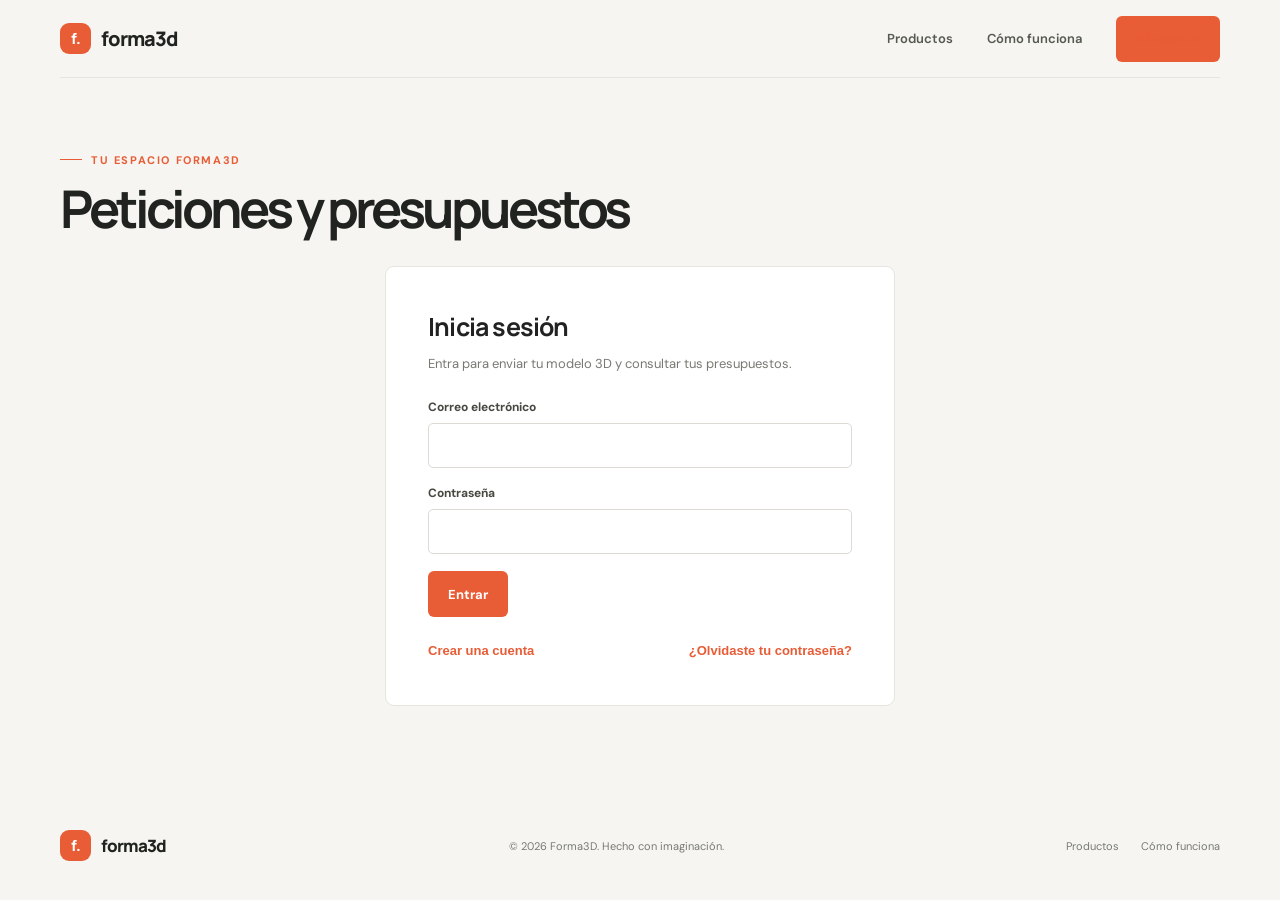
<file: cuenta.html>
<!DOCTYPE html>
<html lang="es">
<head>
    <meta charset="UTF-8">
    <meta name="viewport" content="width=device-width, initial-scale=1.0">
    <meta name="theme-color" content="#f6f5f1">
    <meta name="description" content="Solicita un presupuesto de impresión 3D y consulta tus peticiones desde tu cuenta Forma3D.">
    <title>Mi cuenta — Forma3D</title>
    <link rel="preconnect" href="https://fonts.googleapis.com">
    <link rel="preconnect" href="https://fonts.gstatic.com" crossorigin>
    <link href="https://fonts.googleapis.com/css2?family=DM+Sans:wght@400;500;600;700&family=Manrope:wght@400;500;600;700;800&display=swap" rel="stylesheet">
    <link rel="stylesheet" href="css/styles.css">
    <script type="module" src="js/dashboard.js?v=20261110-2"></script>
</head>
<body>
    <header class="shell topbar">
        <a class="brand" href="index.html" aria-label="Forma3D, inicio"><span class="brand-mark">f.</span>forma3d</a>
        <nav class="nav-links" aria-label="Navegación principal">
            <a href="productos.html#productos">Productos</a>
            <a href="proceso.html#proceso">Cómo funciona</a>
            <a class="button button-accent" href="cuenta.html" aria-current="page">Mi cuenta</a>
        </nav>
    </header>

    <main class="shell account-page">
        <section class="account-intro">
            <span class="eyebrow">Tu espacio Forma3D</span>
            <h1 id="dashboard-title">Peticiones y presupuestos</h1>
            <p id="account-email" class="account-email"></p>
            <p id="feedback" class="feedback" role="status" aria-live="polite" hidden></p>
        </section>

        <section id="auth-panel" class="auth-card" aria-labelledby="auth-heading">
            <h2 id="auth-heading">Inicia sesión</h2>
            <p id="auth-intro">Entra para enviar tu modelo 3D y consultar tus presupuestos.</p>
            <form id="auth-form">
                <label>Correo electrónico
                    <input name="email" type="email" autocomplete="email" required>
                </label>
                <label>Contraseña
                    <input name="password" type="password" autocomplete="current-password" minlength="8" required>
                </label>
                <button id="auth-submit" class="button button-accent" type="submit">Entrar</button>
            </form>
            <div id="auth-links" class="auth-links">
                <button id="mode-button" class="text-link mode-button" type="button">Crear una cuenta</button>
                <button id="forgot-password" class="text-link mode-button" type="button">¿Olvidaste tu contraseña?</button>
            </div>
            <form id="password-recovery-form" hidden>
                <p>Escribe una contraseña nueva para tu cuenta.</p>
                <label>Nueva contraseña
                    <input name="password" type="password" autocomplete="new-password" minlength="8" required>
                </label>
                <button class="button button-accent" type="submit">Guardar contraseña</button>
            </form>
        </section>

        <section id="dashboard" hidden>
            <div class="dashboard-toolbar">
                <p>Sesión iniciada como <strong id="account-email-copy"></strong></p>
                <div class="dashboard-actions">
                    <button id="refresh-requests" class="button button-secondary" type="button">Actualizar</button>
                    <button id="sign-out" class="button button-secondary" type="button">Cerrar sesión</button>
                </div>
            </div>

            <section id="customer-panel" class="new-request-card" aria-labelledby="request-heading" hidden>
                <div>
                    <span class="eyebrow">Impresión 3D a medida</span>
                    <h2 id="request-heading">Pide tu presupuesto</h2>
                    <p>Adjunta tu modelo 3D (STL, 3MF, OBJ, FBX, GLB, GLTF, STEP, STP, IGES, IGS, PLY, AMF, DAE o BLEND) de hasta 50 MB.</p>
                </div>
                <form id="request-form">
                    <label>Archivo del modelo 3D
                        <input name="model" type="file" accept=".stl,.3mf,.obj,.fbx,.glb,.gltf,.step,.stp,.iges,.igs,.ply,.amf,.dae,.blend" required>
                        <small id="selected-file" class="field-help" aria-live="polite">Formatos 3D admitidos, hasta 50 MB.</small>
                    </label>
                    <div class="request-fields">
                        <label>Cantidad
                            <input name="quantity" type="number" min="1" max="1000" step="1" value="1" required>
                        </label>
                        <label>Medidas aproximadas (mm)
                            <input name="dimensions" type="text" maxlength="120" placeholder="Ancho × alto × fondo">
                        </label>
                        <label>Material preferido
                            <select name="material">
                                <option value="">Sin preferencia</option>
                                <option value="PLA">PLA</option>
                                <option value="PETG">PETG</option>
                                <option value="ABS">ABS</option>
                                <option value="TPU">TPU flexible</option>
                                <option value="Resina">Resina</option>
                                <option value="Otro">Otro / no estoy seguro</option>
                            </select>
                        </label>
                        <label>Color preferido
                            <input name="color" type="text" maxlength="60" placeholder="Por ejemplo, negro mate">
                        </label>
                        <label>Fecha deseada (orientativa)
                            <input name="desired_date" type="date">
                        </label>
                    </div>
                    <label>¿Qué necesitas fabricar?
                        <textarea name="description" rows="4" maxlength="2000" placeholder="Indica medidas, material, colores o cualquier detalle importante." required></textarea>
                    </label>
                    <button class="button button-accent" type="submit">Enviar petición</button>
                </form>
            </section>

            <section id="admin-notice" class="admin-notice" hidden>
                <span class="eyebrow">Panel de administración</span>
                <p>Consulta las peticiones de todos los clientes, envía presupuestos y actualiza el estado de fabricación. Los pedidos finalizados y presupuestos rechazados quedan en el historial.</p>
                <form id="role-form" class="role-form">
                    <h2>Cambiar rol de usuario</h2>
                    <label>Correo de la cuenta
                        <input name="email" type="email" autocomplete="off" placeholder="cliente@ejemplo.com" required>
                    </label>
                    <label>Rol
                        <select name="role" required>
                            <option value="customer">Cliente</option>
                            <option value="admin">Administrador</option>
                        </select>
                    </label>
                    <button class="button button-accent" type="submit">Guardar cambios</button>
                </form>
            </section>

            <section class="requests-section" aria-labelledby="current-heading">
                <div class="section-heading">
                    <div><span class="eyebrow">En curso</span><h2 id="current-heading">Peticiones actuales</h2></div>
                    <label class="status-filter">Filtrar por estado
                        <select id="current-status-filter">
                            <option value="all">Todos los estados</option>
                            <option value="pending">Pendiente de presupuesto</option>
                            <option value="quoted">Presupuesto enviado</option>
                            <option value="accepted">Presupuesto aceptado</option>
                            <option value="in_progress">En fabricación</option>
                        </select>
                    </label>
                </div>
                <div id="current-request-list" class="request-list">
                    <p class="empty-state">Cargando peticiones…</p>
                </div>
            </section>

            <section class="requests-section history-section" aria-labelledby="history-heading">
                <div class="section-heading">
                    <div><span class="eyebrow">Archivo</span><h2 id="history-heading">Historial</h2></div>
                    <label class="status-filter">Filtrar por estado
                        <select id="history-status-filter">
                            <option value="all">Todos los estados</option>
                            <option value="completed">Finalizada</option>
                            <option value="rejected">Presupuesto rechazado</option>
                        </select>
                    </label>
                </div>
                <div id="history-request-list" class="request-list">
                    <p class="empty-state">Cargando historial…</p>
                </div>
            </section>
        </section>
    </main>

    <footer class="shell">
        <div class="footer-inner">
            <a class="brand" href="index.html" aria-label="Forma3D, inicio"><span class="brand-mark">f.</span>forma3d</a>
            <p class="copyright">© 2026 Forma3D. Hecho con imaginación.</p>
            <div class="footer-links"><a href="productos.html#productos">Productos</a><a href="proceso.html#proceso">Cómo funciona</a></div>
        </div>
    </footer>
</body>
</html>
</file>
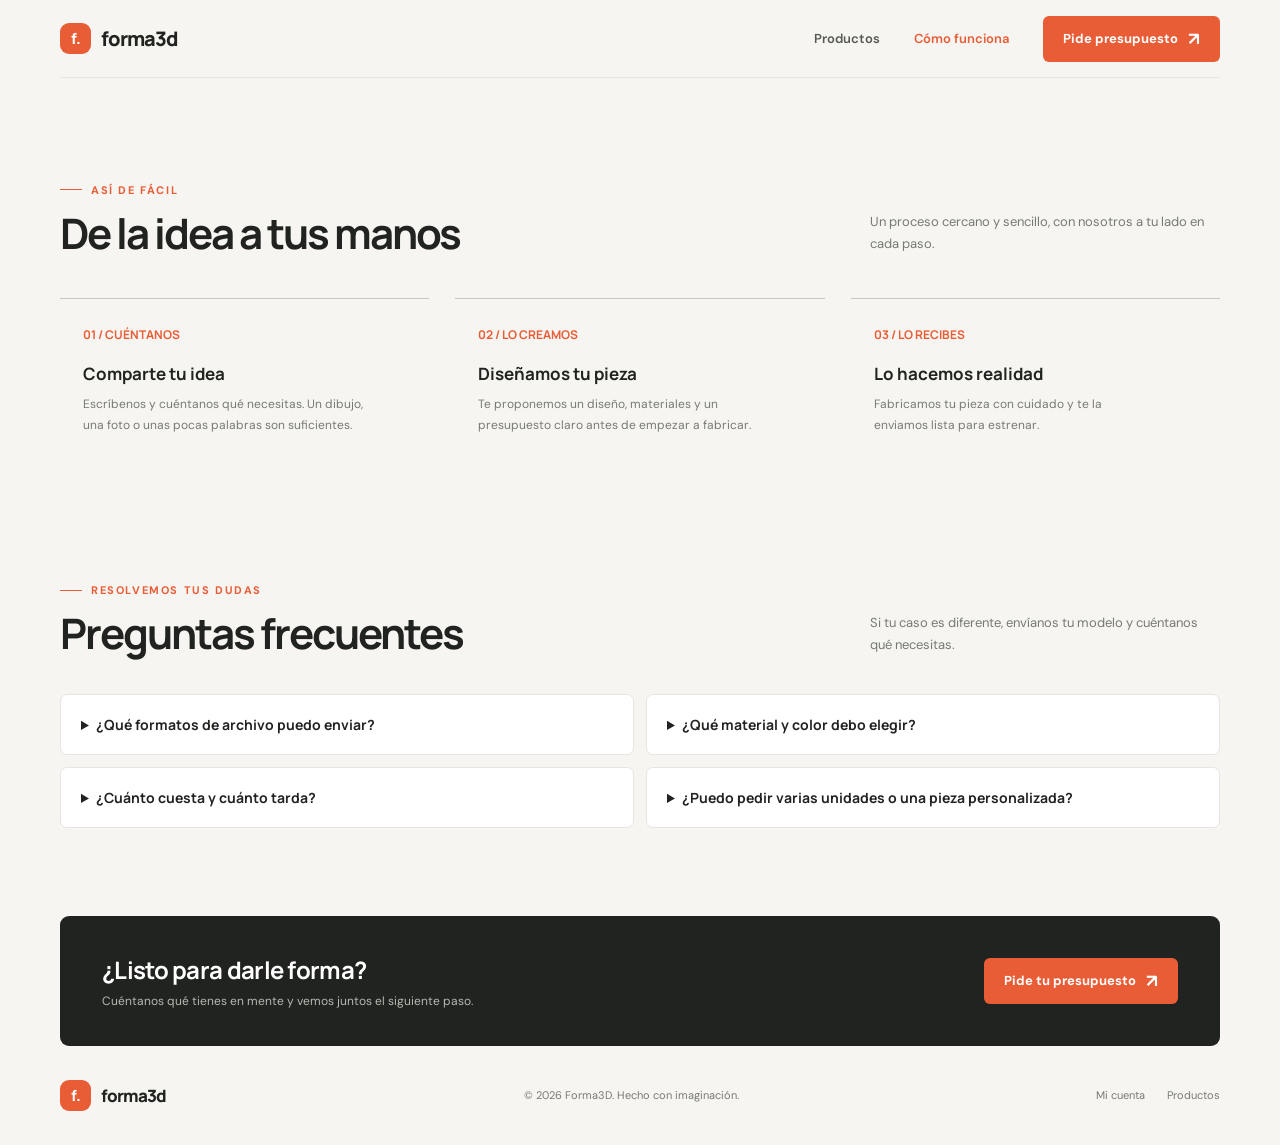
<file: proceso.html>
﻿<!DOCTYPE html>
<html lang="es">
<head>
    <meta charset="UTF-8">
    <meta name="viewport" content="width=device-width, initial-scale=1.0">
    <meta name="theme-color" content="#f6f5f1">
    <meta name="description" content="Conoce cómo convertimos tu idea en una pieza impresa en 3D, paso a paso.">
    <title>Cómo funciona — Forma3D</title>
    <link rel="preconnect" href="https://fonts.googleapis.com">
    <link rel="preconnect" href="https://fonts.gstatic.com" crossorigin>
    <link href="https://fonts.googleapis.com/css2?family=DM+Sans:wght@400;500;600;700&family=Manrope:wght@400;500;600;700;800&display=swap" rel="stylesheet">
    <link rel="stylesheet" href="css/styles.css">
</head>
<body>
<header class="shell topbar">
        <a class="brand" href="index.html" aria-label="Forma3D, inicio"><span class="brand-mark">f.</span>forma3d</a>
        <nav class="nav-links" aria-label="Navegación principal">
            <a href="productos.html#productos">Productos</a>
            <a href="proceso.html#proceso" aria-current="page">Cómo funciona</a>
            <a class="button button-accent" href="cuenta.html">Pide presupuesto <span class="button-arrow" aria-hidden="true">↗</span></a>
        </nav>
    </header>
    <main>
        <section class="shell section" id="proceso" aria-labelledby="process-title">
            <div class="section-heading">
                <div><span class="eyebrow">Así de fácil</span><h1 id="process-title">De la idea a tus manos</h1></div>
                <p>Un proceso cercano y sencillo, con nosotros a tu lado en cada paso.</p>
            </div>
            <div class="steps">
                <article class="step"><span class="step-number">01 / CUÉNTANOS</span><h3>Comparte tu idea</h3><p>Escríbenos y cuéntanos qué necesitas. Un dibujo, una foto o unas pocas palabras son suficientes.</p></article>
                <article class="step"><span class="step-number">02 / LO CREAMOS</span><h3>Diseñamos tu pieza</h3><p>Te proponemos un diseño, materiales y un presupuesto claro antes de empezar a fabricar.</p></article>
                <article class="step"><span class="step-number">03 / LO RECIBES</span><h3>Lo hacemos realidad</h3><p>Fabricamos tu pieza con cuidado y te la enviamos lista para estrenar.</p></article>
            </div>
        </section>

        <section class="shell faq-section" aria-labelledby="faq-title">
            <div class="section-heading">
                <div><span class="eyebrow">Resolvemos tus dudas</span><h2 id="faq-title">Preguntas frecuentes</h2></div>
                <p>Si tu caso es diferente, envíanos tu modelo y cuéntanos qué necesitas.</p>
            </div>
            <div class="faq-list">
                <details>
                    <summary>¿Qué formatos de archivo puedo enviar?</summary>
                    <p>Aceptamos STL, 3MF, OBJ, FBX, GLB, GLTF, STEP, STP, IGES, IGS, PLY, AMF, DAE y BLEND, con un tamaño máximo de 50 MB.</p>
                </details>
                <details>
                    <summary>¿Qué material y color debo elegir?</summary>
                    <p>Depende del uso, la resistencia y el acabado que busques. Puedes indicar una preferencia en la solicitud o dejar que te recomendemos una opción al revisar tu modelo.</p>
                </details>
                <details>
                    <summary>¿Cuánto cuesta y cuánto tarda?</summary>
                    <p>El precio y el plazo dependen del tamaño, el material y la complejidad de cada pieza. Te enviaremos un presupuesto para que lo revises antes de empezar a fabricar.</p>
                </details>
                <details>
                    <summary>¿Puedo pedir varias unidades o una pieza personalizada?</summary>
                    <p>Sí. Indica la cantidad y los detalles que tengas en mente al pedir presupuesto; revisaremos contigo si el diseño se puede fabricar tal como lo necesitas.</p>
                </details>
            </div>
        </section>

        <section class="shell cta" aria-labelledby="cta-title">
            <div><h2 id="cta-title">¿Listo para darle forma?</h2><p>Cuéntanos qué tienes en mente y vemos juntos el siguiente paso.</p></div>
            <a class="button button-accent" href="cuenta.html">Pide tu presupuesto <span class="button-arrow" aria-hidden="true">↗</span></a>
        </section>
    
    </main>
<footer class="shell">
        <div class="footer-inner">
            <a class="brand" href="index.html" aria-label="Forma3D, inicio"><span class="brand-mark">f.</span>forma3d</a>
            <p class="copyright">© 2026 Forma3D. Hecho con imaginación.</p>
            <div class="footer-links"><a href="cuenta.html">Mi cuenta</a><a href="productos.html#productos">Productos</a></div>
        </div>
    </footer>
</body>
</html>
</file>
<file: css/styles.css>
﻿:root {
            color-scheme: light;
            --ink: #20231f;
            --muted: #777a72;
            --paper: #f6f5f1;
            --white: #fff;
            --accent: #e85c36;
            --line: #e7e5df;
            --green: #dce5d8;
            --font-body: "DM Sans", sans-serif;
            --font-display: "Manrope", sans-serif;
        }

        * { box-sizing: border-box; }
        html { scroll-behavior: smooth; }
        body {
            margin: 0;
            background: var(--paper);
            color: var(--ink);
            font-family: var(--font-body);
            -webkit-font-smoothing: antialiased;
        }

        a { color: inherit; text-decoration: none; }
        button, a { -webkit-tap-highlight-color: transparent; }
        .shell { width: min(1160px, calc(100% - 48px)); margin: 0 auto; }
        .topbar {
            height: 78px;
            display: flex;
            align-items: center;
            justify-content: space-between;
            border-bottom: 1px solid var(--line);
        }
        .brand { display: inline-flex; align-items: center; gap: 10px; font: 800 20px var(--font-display); letter-spacing: -1px; }
        .brand-mark {
            display: grid;
            width: 31px;
            height: 31px;
            place-items: center;
            border-radius: 9px;
            background: var(--accent);
            color: white;
            font-size: 15px;
            letter-spacing: 0;
        }
        .nav-links { display: flex; align-items: center; gap: 34px; color: #555950; font-size: 13px; font-weight: 600; }
        .nav-links a:hover, .footer-links a:hover { color: var(--accent); }
        .button {
            display: inline-flex;
            min-height: 46px;
            align-items: center;
            justify-content: center;
            gap: 10px;
            padding: 0 20px;
            border: 0;
            border-radius: 6px;
            background: var(--ink);
            color: white;
            font: 700 13px var(--font-body);
            transition: transform .2s ease, background .2s ease;
        }
        .button:hover { transform: translateY(-2px); background: #383c36; }
        .button-accent { background: var(--accent); }
        .button-accent:hover { background: #cf4e2c; }
        .button-arrow { font-size: 18px; line-height: 0; }

        .hero {
            min-height: 574px;
            display: grid;
            grid-template-columns: 1fr 1fr;
            align-items: center;
            gap: 54px;
            padding: 64px 0 75px;
        }
        .eyebrow {
            display: inline-flex;
            align-items: center;
            gap: 9px;
            color: var(--accent);
            font-size: 11px;
            font-weight: 700;
            letter-spacing: 1.6px;
            text-transform: uppercase;
        }
        .eyebrow::before { width: 22px; height: 1px; background: currentColor; content: ""; }
        h1, h2, h3, p { margin-top: 0; }
        h1 {
            max-width: 580px;
            margin: 19px 0 18px;
            font: 700 clamp(46px, 5.3vw, 68px)/1.07 var(--font-display);
            letter-spacing: -4px;
        }
        h1 span { color: var(--accent); }
        .hero-copy > p { max-width: 440px; margin-bottom: 29px; color: var(--muted); font-size: 16px; line-height: 1.8; }
        .hero-actions { display: flex; align-items: center; gap: 21px; }
        .text-link { font-size: 13px; font-weight: 700; }
        .text-link span { margin-left: 5px; color: var(--accent); font-size: 17px; }
        .hero-note { display: flex; align-items: center; gap: 10px; margin-top: 39px; color: var(--muted); font-size: 11px; }
        .hero-note-mark { display: grid; width: 27px; height: 27px; place-items: center; border-radius: 50%; background: #fbe4dc; color: var(--accent); }
        .hero-art {
            position: relative;
            min-height: 430px;
            overflow: hidden;
            border-radius: 10px;
            background: #dedfd7;
        }
        .hero-art img { width: 100%; height: 430px; display: block; object-fit: cover; }
        .art-label {
            position: absolute;
            right: 18px;
            bottom: 18px;
            display: flex;
            align-items: center;
            gap: 12px;
            padding: 13px 16px;
            border-radius: 7px;
            background: rgba(255,255,255,.94);
            box-shadow: 0 8px 28px #20231f18;
        }
        .label-icon { display: grid; width: 35px; height: 35px; place-items: center; border-radius: 50%; background: #fbe4dc; color: var(--accent); font-size: 18px; }
        .art-label strong, .art-label small { display: block; }
        .art-label strong { margin-bottom: 3px; font-size: 12px; }
        .art-label small { color: var(--muted); font-size: 10px; }
        .trust-strip { display: flex; min-height: 82px; align-items: center; justify-content: space-between; gap: 20px; border-top: 1px solid var(--line); border-bottom: 1px solid var(--line); }
        .trust-strip p { margin: 0; color: var(--muted); font-size: 11px; }
        .trust-items { display: flex; gap: clamp(24px, 5vw, 65px); color: #5e625a; font: 700 12px var(--font-display); }
        .trust-items span { display: inline-flex; align-items: center; gap: 8px; }
        .trust-items b { color: var(--accent); font-size: 15px; }

        .section { padding: 96px 0; }
        .section-heading { display: flex; align-items: end; justify-content: space-between; gap: 24px; margin-bottom: 36px; }
        .section-heading h1, .section-heading h2 { margin: 12px 0 0; font: 700 clamp(30px, 4vw, 42px)/1.15 var(--font-display); letter-spacing: -2px; }
        .section-heading > p { max-width: 350px; margin-bottom: 2px; color: var(--muted); font-size: 13px; line-height: 1.7; }
        .product-grid { display: grid; grid-template-columns: repeat(3, 1fr); gap: 20px; }
        .product-card { overflow: hidden; border: 1px solid var(--line); border-radius: 8px; background: var(--white); }
        .product-image { height: 230px; overflow: hidden; background: #e6e5dd; }
        .product-image img { width: 100%; height: 100%; display: block; object-fit: cover; transition: transform .4s ease; }
        .product-card:hover .product-image img { transform: scale(1.04); }
        .product-info { display: flex; align-items: center; justify-content: space-between; gap: 12px; padding: 19px 20px; }
        .product-info h3 { margin: 0 0 5px; font: 700 15px var(--font-display); }
        .product-info p { margin: 0; color: var(--muted); font-size: 11px; }
        .product-price { flex-shrink: 0; color: var(--accent); font-size: 12px; font-weight: 700; }
        .center-link { display: flex; justify-content: center; margin-top: 31px; }
        .faq-section { padding: 18px 0 88px; }
        .faq-list { display: grid; grid-template-columns: repeat(2, minmax(0, 1fr)); gap: 12px; }
        .faq-list details { padding: 20px; border: 1px solid var(--line); border-radius: 7px; background: var(--white); }
        .faq-list summary { cursor: pointer; font: 700 14px var(--font-display); }
        .faq-list details p { margin: 13px 0 0; color: var(--muted); font-size: 12px; line-height: 1.8; }

        .custom {
            display: grid;
            grid-template-columns: 1fr 1fr;
            overflow: hidden;
            border-radius: 10px;
            background: var(--green);
        }
        .custom-copy { align-self: center; padding: 60px clamp(28px, 6vw, 78px); }
        .custom-copy h2 { margin: 14px 0; font: 700 clamp(30px, 4vw, 43px)/1.13 var(--font-display); letter-spacing: -2px; }
        .custom-copy p { max-width: 410px; margin-bottom: 25px; color: #62685e; font-size: 13px; line-height: 1.8; }
        .custom-image { min-height: 360px; }
        .custom-image img { width: 100%; height: 100%; min-height: 360px; display: block; object-fit: cover; }
        .steps { display: grid; grid-template-columns: repeat(3, 1fr); gap: 26px; padding-top: 5px; }
        .step { padding: 24px 23px; border-top: 1px solid #c9c7bf; }
        .step-number { color: var(--accent); font: 700 12px var(--font-display); }
        .step h3 { margin: 18px 0 9px; font: 700 17px var(--font-display); }
        .step p { max-width: 280px; margin: 0; color: var(--muted); font-size: 12px; line-height: 1.8; }
        .cta {
            display: flex;
            align-items: center;
            justify-content: space-between;
            gap: 24px;
            padding: 37px 42px;
            border-radius: 9px;
            background: var(--ink);
            color: white;
        }
        .cta h2 { margin: 0 0 7px; font: 700 24px var(--font-display); letter-spacing: -.7px; }
        .cta p { margin: 0; color: #b6b9b1; font-size: 12px; }
        footer { padding: 34px 0; }
        .footer-inner { display: flex; align-items: center; justify-content: space-between; gap: 20px; }
        .footer-inner .brand { font-size: 17px; }
        .copyright, .footer-links { color: var(--muted); font-size: 11px; }
        .footer-links { display: flex; gap: 22px; }
        .footer-inner p { margin: 0; }

        @media (max-width: 760px) {
            .shell { width: min(100% - 36px, 560px); }
            .topbar { height: auto; min-height: 68px; flex-wrap: wrap; gap: 10px; padding: 10px 0; }
            .nav-links { width: 100%; justify-content: space-between; gap: 8px; font-size: 11px; }
            .nav-links .button { min-height: 36px; padding: 0 8px; font-size: 10px; }
            .hero { grid-template-columns: 1fr; gap: 34px; padding: 56px 0 45px; }
            h1 { max-width: 510px; font-size: clamp(47px, 12vw, 65px); letter-spacing: -3px; }
            .hero-copy > p { font-size: 14px; }
            .hero-art, .hero-art img { min-height: 320px; height: 320px; }
            .trust-strip { min-height: 100px; align-items: flex-start; justify-content: center; flex-direction: column; gap: 13px; padding: 17px 0; }
            .trust-items { width: 100%; justify-content: space-between; gap: 10px; font-size: 10px; }
            .trust-items span { gap: 5px; }
            .section { padding: 68px 0; }
            .section-heading { align-items: flex-start; flex-direction: column; gap: 14px; margin-bottom: 25px; }
            .product-grid { grid-template-columns: 1fr; gap: 14px; }
            .product-card { display: grid; grid-template-columns: 40% 1fr; }
            .product-image { height: 145px; }
            .product-info { padding: 14px; }
            .product-info h3 { font-size: 13px; }
            .product-price { font-size: 11px; }
            .faq-section { padding: 0 0 65px; }
            .faq-list { grid-template-columns: 1fr; }
            .custom { grid-template-columns: 1fr; }
            .custom-copy { padding: 39px 27px; }
            .custom-image, .custom-image img { min-height: 260px; height: 260px; }
            .steps { grid-template-columns: 1fr; gap: 9px; }
            .step { padding: 17px 10px; }
            .step h3 { margin-top: 10px; }
            .cta { align-items: flex-start; flex-direction: column; padding: 30px 25px; }
            .footer-inner { align-items: flex-start; flex-direction: column; }
            .copyright { order: 2; }
        }
        @media (prefers-reduced-motion: reduce) {
            *, *::before, *::after { scroll-behavior: auto !important; transition-duration: .01ms !important; }
        }

.nav-links a[aria-current='page'] { color: var(--accent); }
[hidden] { display: none !important; }

.account-page { min-height: 65vh; padding: 66px 0 90px; }
.account-intro { max-width: 720px; margin-bottom: 30px; }
.account-intro h1 { margin: 14px 0 8px; font-size: clamp(36px, 5vw, 52px); }
.account-intro > p:not(.feedback) { color: var(--muted); font-size: 13px; }
.account-email { min-height: 0; }
.feedback { margin: 18px 0 0; padding: 13px 15px; border: 1px solid #c8d8c1; border-radius: 6px; background: #eaf1e6; color: #364633; font-size: 13px; line-height: 1.6; }
.feedback-error { border-color: #efc4b8; background: #fff0eb; color: #9c3d28; }
.auth-card, .new-request-card, .admin-notice { padding: clamp(24px, 5vw, 42px); border: 1px solid var(--line); border-radius: 9px; background: var(--white); }
.auth-card { width: min(100%, 510px); margin: 0 auto; }
.auth-card h2, .new-request-card h2 { margin: 0 0 9px; font: 700 25px var(--font-display); letter-spacing: -.8px; }
.auth-card > p, .new-request-card > div > p, .admin-notice p { margin: 0 0 24px; color: var(--muted); font-size: 13px; line-height: 1.7; }
#auth-form, #request-form, .quote-form, .status-form { display: grid; gap: 17px; }
#auth-form { margin-top: 23px; }
#auth-form label, #request-form label, .quote-form label, .status-form label { display: grid; gap: 8px; color: #454940; font-size: 12px; font-weight: 700; }
#auth-form input, #request-form input, #request-form textarea, #request-form select, .quote-form input, .quote-form textarea, .status-form select {
    width: 100%;
    min-height: 45px;
    padding: 11px 12px;
    border: 1px solid #dcdad3;
    border-radius: 5px;
    background: white;
    color: var(--ink);
    font: 400 13px var(--font-body);
}
#request-form input[type="file"] { height: auto; min-height: 48px; }
#request-form textarea, .quote-form textarea { min-height: 92px; resize: vertical; }
#auth-form input:focus, #request-form input:focus, #request-form textarea:focus, #request-form select:focus, .quote-form input:focus, .quote-form textarea:focus, .status-form select:focus { outline: 2px solid #e85c3666; border-color: var(--accent); }
#auth-form button, #request-form button, .quote-form button, .status-form button { justify-self: start; cursor: pointer; }
button:disabled { cursor: wait; opacity: .65; }
.auth-links { display: flex; flex-wrap: wrap; justify-content: space-between; gap: 8px 16px; }
.mode-button { margin-top: 21px; padding: 5px 0; border: 0; background: none; color: var(--accent); cursor: pointer; }
#password-recovery-form { display: grid; gap: 17px; margin-top: 23px; }
#password-recovery-form p { margin: 0; color: var(--muted); font-size: 13px; line-height: 1.7; }
#password-recovery-form label { display: grid; gap: 8px; color: #454940; font-size: 12px; font-weight: 700; }
#password-recovery-form input { width: 100%; min-height: 45px; padding: 11px 12px; border: 1px solid #dcdad3; border-radius: 5px; background: white; color: var(--ink); font: 400 13px var(--font-body); }
#password-recovery-form button { justify-self: start; cursor: pointer; }
.request-fields { display: grid; grid-template-columns: repeat(2, minmax(0, 1fr)); gap: 14px; }
.field-help { color: var(--muted); font-size: 11px; font-weight: 400; line-height: 1.5; overflow-wrap: anywhere; }
.field-help-error { color: #9c3d28; }
.dashboard-toolbar { display: flex; align-items: center; justify-content: space-between; gap: 20px; margin-bottom: 23px; }
.dashboard-toolbar p { margin: 0; color: var(--muted); font-size: 12px; }
.dashboard-toolbar strong { color: var(--ink); }
.button-secondary { border: 1px solid var(--line); background: white; color: var(--ink); }
.button-secondary:hover { background: #f0eee8; }
.new-request-card { display: grid; grid-template-columns: .8fr 1.2fr; gap: clamp(24px, 6vw, 64px); align-items: start; background: var(--green); }
.new-request-card h2 { margin-top: 14px; font-size: clamp(25px, 4vw, 34px); }
.new-request-card > div > p { margin: 0; }
.requests-section { padding-top: 67px; }
.requests-section .section-heading { margin-bottom: 23px; }
.requests-section .section-heading h2 { font-size: 30px; }
.status-filter { display: grid; min-width: 205px; gap: 7px; color: var(--muted); font-size: 11px; font-weight: 600; }
.status-filter select { min-height: 39px; padding: 8px 11px; border: 1px solid #dcdad3; border-radius: 5px; background: white; color: var(--ink); font: 500 12px var(--font-body); }
.history-section { margin-top: 15px; padding-top: 34px; border-top: 1px solid var(--line); }
.request-list { display: grid; grid-template-columns: repeat(2, minmax(0, 1fr)); gap: 17px; }
.request-card { padding: 21px; border: 1px solid var(--line); border-radius: 8px; background: white; }
.request-card-heading { display: flex; align-items: flex-start; justify-content: space-between; gap: 12px; margin-bottom: 17px; }
.request-date { color: var(--muted); font-size: 10px; }
.request-card h3 { margin: 6px 0 0; font: 700 16px var(--font-display); overflow-wrap: anywhere; }
.status-timeline { display: flex; margin: 0 0 18px; padding: 0; list-style: none; }
.status-timeline li { position: relative; display: flex; flex: 1 1 0; min-width: 0; flex-direction: column; align-items: flex-start; gap: 7px; color: var(--muted); font-size: 9px; line-height: 1.35; }
.status-timeline li::before { z-index: 1; width: 10px; height: 10px; border: 2px solid #c9c7bf; border-radius: 50%; background: white; content: ""; }
.status-timeline li:not(:last-child)::after { position: absolute; top: 5px; left: 10px; width: calc(100% - 10px); height: 2px; background: #d8d6ce; content: ""; }
.status-timeline li.is-complete::before { border-color: #60785b; background: #60785b; }
.status-timeline li.is-complete::after { background: #60785b; }
.status-timeline li.is-current { color: var(--ink); font-weight: 700; }
.status-timeline li.is-current::before { border-color: var(--accent); background: var(--accent); box-shadow: 0 0 0 3px #e85c3622; }
.request-details { display: flex; flex-wrap: wrap; gap: 8px 16px; margin: 0 0 13px; }
.request-details div { display: flex; gap: 4px; font-size: 11px; line-height: 1.5; }
.request-details dt { color: var(--muted); }
.request-details dt::after { content: ":"; }
.request-details dd { margin: 0; color: var(--ink); font-weight: 600; overflow-wrap: anywhere; }
.status-badge { flex: 0 0 auto; padding: 6px 9px; border-radius: 20px; background: #f0eee8; color: #5d6058; font-size: 10px; font-weight: 700; }
.status-pending { background: #fff2d6; color: #735312; }
.status-quoted { background: #eaf1e6; color: #3f6334; }
.status-accepted, .status-in_progress { background: #e7eff8; color: #345579; }
.status-completed { background: #e7efe8; color: #3c6745; }
.status-rejected { background: #fff0eb; color: #9c3d28; }
.request-customer, .request-description, .request-quote, .request-note { color: var(--muted); font-size: 12px; line-height: 1.7; overflow-wrap: anywhere; }
.request-customer strong, .request-quote strong { color: var(--ink); }
.request-description { white-space: pre-wrap; }
.request-quote { margin-bottom: 6px; }
.request-note { padding: 11px 13px; border-left: 2px solid var(--accent); background: #f8f6f1; }
.model-download { display: inline-flex; margin: 4px 0 17px; color: var(--accent); }
.request-card > .button { margin-top: 3px; cursor: pointer; }
.quote-actions { display: flex; flex-wrap: wrap; gap: 9px; }
.quote-actions .button { cursor: pointer; }
.quote-form, .status-form { margin-top: 15px; padding-top: 16px; border-top: 1px solid var(--line); }
.quote-form input, .status-form select { min-height: 40px; }
.quote-form textarea { min-height: 72px; }
.empty-state { grid-column: 1 / -1; margin: 0; padding: 23px; border: 1px dashed #d2d0c8; border-radius: 7px; color: var(--muted); font-size: 13px; text-align: center; }
.admin-notice { margin-bottom: 32px; background: var(--green); }
.admin-notice p { margin: 12px 0 0; }
.role-form { display: grid; grid-template-columns: minmax(0, 1fr) minmax(0, .7fr) auto; align-items: end; gap: 14px; margin-top: 24px; padding-top: 22px; border-top: 1px solid #c9d2c4; }
.role-form h2 { grid-column: 1 / -1; margin: 0; font: 700 18px var(--font-display); }
.role-form label, .status-form label { display: grid; gap: 7px; color: #454940; font-size: 12px; font-weight: 700; }
.role-form input, .role-form select, .status-form select { width: 100%; min-height: 42px; padding: 9px 11px; border: 1px solid #dcdad3; border-radius: 5px; background: white; color: var(--ink); font: 400 13px var(--font-body); }
.role-form button { min-height: 42px; cursor: pointer; }
.status-form { grid-template-columns: minmax(0, 1fr) auto; align-items: end; }
.status-form select { min-height: 40px; }
.status-form button { min-height: 40px; }

@media (max-width: 760px) {
    .account-page { padding: 46px 0 65px; }
    .new-request-card { grid-template-columns: 1fr; gap: 25px; }
    .request-list { grid-template-columns: 1fr; }
    .request-fields { gap: 12px; }
    .role-form { grid-template-columns: 1fr; }
    .role-form h2 { grid-column: auto; }
    .status-form { grid-template-columns: 1fr; }
    .requests-section .section-heading { align-items: flex-start; }
    .status-filter { width: 100%; }
    .dashboard-toolbar { align-items: flex-start; flex-direction: column; }
}

@media (max-width: 420px) {
    .request-fields { grid-template-columns: 1fr; }
}
</file>
